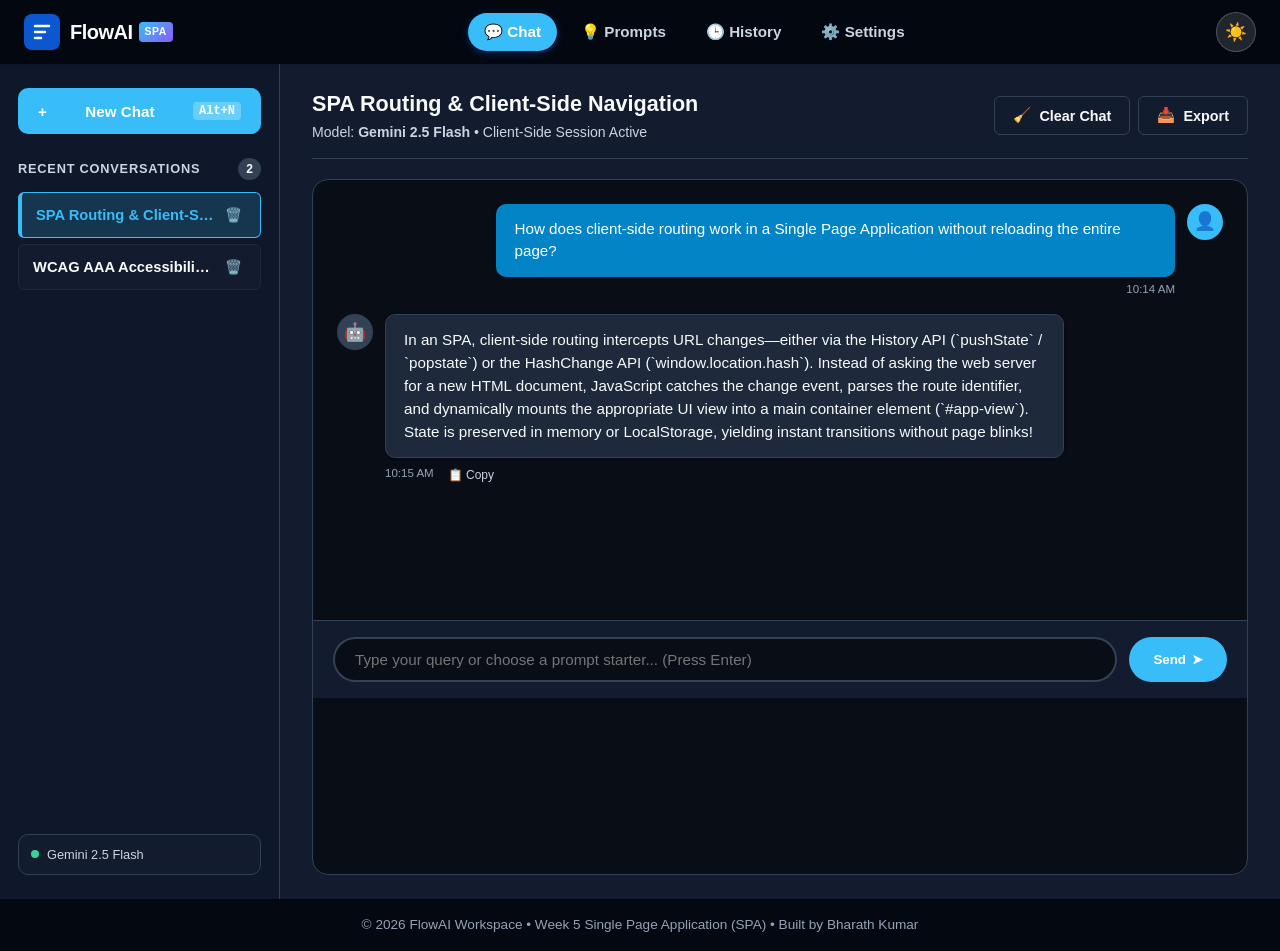
<file: index.html>
<!DOCTYPE html>
<html lang="en">
<head>
    <meta charset="UTF-8">
    <meta name="viewport" content="width=device-width, initial-scale=1.0">
    <meta name="description" content="FlowAI Workspace - Single Page Application (SPA) Simulation. Dynamic client-side routing, state management, and seamless transitions.">
    <title>FlowAI Workspace - Single Page Application (SPA)</title>
    
    <link rel="stylesheet" href="styles.css">
    <script src="app.js" defer></script>
</head>
<body>
    <!-- 1. ACCESSIBILITY: Skip to Main Content Link -->
    <a href="#app-view" class="skip-link">Skip to main content</a>

    <!-- ARIA Live Announcer for Screen Readers -->
    <div id="aria-announcer" class="sr-only" aria-live="polite" aria-atomic="true"></div>

    <!-- 2. TOP NAVBAR (Semantic Header & SPA Navigation Landmark) -->
    <header class="navbar" role="banner">
        <a href="#/chat" class="logo" aria-label="FlowAI Workspace SPA Home">
            <svg class="fluid-logo" width="36" height="36" viewBox="0 0 36 36" fill="none" xmlns="http://www.w3.org/2000/svg" aria-hidden="true" focusable="false">
                <rect width="36" height="36" rx="8" fill="#0B57D0"/>
                <path d="M11 12H25M11 18H21M11 24H17" stroke="white" stroke-width="2.5" stroke-linecap="round"/>
            </svg>
            <div class="logo-meta">
                <span class="logo-title">FlowAI</span>
                <span class="spa-badge">SPA</span>
            </div>
        </a>
        
        <!-- SPA Client-Side Navigation -->
        <nav aria-label="Main SPA Navigation" role="navigation">
            <ul class="nav-links" id="nav-links">
                <li><a href="#/chat" class="nav-link active" data-route="/chat" aria-current="page">💬 Chat</a></li>
                <li><a href="#/prompts" class="nav-link" data-route="/prompts">💡 Prompts</a></li>
                <li><a href="#/history" class="nav-link" data-route="/history">🕒 History</a></li>
                <li><a href="#/settings" class="nav-link" data-route="/settings">⚙️ Settings</a></li>
            </ul>
        </nav>

        <div class="header-actions">
            <!-- Accessible Theme Toggle Button -->
            <button id="theme-toggle-btn" class="icon-btn" title="Toggle Light / Dark Mode" aria-label="Toggle Color Theme">
                <span id="theme-icon" aria-hidden="true">🌙</span>
            </button>
            
            <!-- Mobile Menu Toggle Button -->
            <button id="menu-toggle" class="menu-toggle" aria-expanded="false" aria-controls="nav-links" aria-label="Toggle navigation menu">
                <span class="bar" aria-hidden="true"></span>
                <span class="bar" aria-hidden="true"></span>
                <span class="bar" aria-hidden="true"></span>
            </button>
        </div>
    </header>

    <!-- 3. MAIN APP LAYOUT (CSS Grid) -->
    <div class="app-layout" id="app-layout">
        
        <!-- SIDEBAR (Always available or conditionally toggled by view) -->
        <aside class="sidebar" id="app-sidebar" role="complementary" aria-label="Sidebar Sessions">
            <button id="new-chat-btn" class="new-chat-btn" accesskey="n" aria-label="Start new chat session (Shortcut: Alt+N)">
                <span aria-hidden="true">+</span> New Chat <kbd class="kbd-shortcut" aria-hidden="true">Alt+N</kbd>
            </button>
            
            <section class="sidebar-section" aria-labelledby="sessions-heading">
                <div class="sidebar-section-header">
                    <h2 id="sessions-heading" class="sidebar-title">Recent Conversations</h2>
                    <span id="session-count" class="badge" aria-label="Saved sessions count">0</span>
                </div>
                <!-- Dynamic Session List Rendered by app.js -->
                <ul id="sidebar-sessions" class="session-list" role="list"></ul>
            </section>

            <div class="sidebar-footer">
                <div class="model-badge" role="status">
                    <span class="status-dot" aria-hidden="true"></span>
                    <span id="active-model-display">Gemini 2.5 Flash</span>
                </div>
            </div>
        </aside>

        <!-- 4. SPA DYNAMIC VIEW CONTAINER (Client-Side Router Mount Target) -->
        <main id="app-view" class="spa-view-container" role="main" tabindex="-1">
            <!-- Dynamic view components (Chat, Prompts, History, Settings) mounted here by app.js -->
        </main>

    </div>

    <!-- 5. GLOBAL MODAL CONTAINER -->
    <div id="app-modal-root"></div>

    <!-- 6. TOAST NOTIFICATION CONTAINER (ARIA Live Region) -->
    <div id="toast-container" class="toast-container" role="status" aria-live="polite" aria-atomic="true"></div>

    <!-- 7. FOOTER (Contentinfo Landmark) -->
    <footer class="footer" role="contentinfo">
        <p>&copy; 2026 FlowAI Workspace &bull; Week 5 Single Page Application (SPA) &bull; Built by Bharath Kumar</p>
    </footer>
</body>
</html>
</file>
<file: styles.css>
/* ==========================================================================
   FLOWAI WORKSPACE - WEEK 5 SINGLE PAGE APPLICATION (SPA) STYLES
   Author: Bharath Kumar
   Features:
   - Smooth SPA View Transitions & Animations
   - Unified Theme Tokens (WCAG AAA High-Contrast Light & Dark)
   - Dynamic Layout Adaptation per Route
   - Fully Accessible Keyboard & Reduced Motion Styles
   ========================================================================== */

/* 1. THEME TOKENS */
:root {
    --bg-primary: #f8fafc;
    --bg-surface: #ffffff;
    --bg-sidebar: #f1f5f9;
    --bg-card: #ffffff;
    
    --text-primary: #0f172a;
    --text-secondary: #334155;
    --text-muted: #64748b;
    
    --accent-color: #0b57d0;
    --accent-hover: #084298;
    --accent-light: #e0edff;
    --focus-ring: #0284c7;
    
    --border-color: #cbd5e1;
    --border-subtle: #e2e8f0;
    
    --user-bubble: #0b57d0;
    --user-text: #ffffff;
    --ai-bubble: #f1f5f9;
    
    --header-bg: rgba(15, 23, 42, 0.94);
    --header-text: #ffffff;
    
    --success-color: #047857;
    --success-bg: #d1fae5;
    --danger-color: #b91c1c;
    --danger-bg: #fee2e2;
    
    --radius-sm: 6px;
    --radius-md: 10px;
    --radius-lg: 16px;
    --radius-full: 9999px;
    
    --font-base: 16px;
    --shadow-sm: 0 1px 3px rgba(0,0,0,0.06);
    --shadow-md: 0 4px 6px -1px rgba(0,0,0,0.08);
    --shadow-lg: 0 10px 15px -3px rgba(0,0,0,0.1);
    --transition: 0.22s cubic-bezier(0.16, 1, 0.3, 1);
}

[data-theme="dark"] {
    --bg-primary: #090d16;
    --bg-surface: #131b2e;
    --bg-sidebar: #0f172a;
    --bg-card: #131b2e;
    
    --text-primary: #f8fafc;
    --text-secondary: #cbd5e1;
    --text-muted: #94a3b8;
    
    --accent-color: #38bdf8;
    --accent-hover: #7dd3fc;
    --accent-light: rgba(56, 189, 248, 0.18);
    --focus-ring: #38bdf8;
    
    --border-color: #334155;
    --border-subtle: #1e293b;
    
    --user-bubble: #0284c7;
    --user-text: #ffffff;
    --ai-bubble: #1e293b;
    
    --header-bg: rgba(4, 8, 16, 0.94);
    --header-text: #ffffff;
    
    --success-color: #34d399;
    --success-bg: rgba(52, 211, 153, 0.2);
    --danger-color: #f87171;
    --danger-bg: rgba(248, 113, 113, 0.2);
    
    --shadow-sm: 0 1px 3px rgba(0,0,0,0.3);
    --shadow-md: 0 4px 6px rgba(0,0,0,0.4);
    --shadow-lg: 0 10px 15px rgba(0,0,0,0.5);
}

body[data-font-size="sm"] { --font-base: 14px; }
body[data-font-size="md"] { --font-base: 16px; }
body[data-font-size="lg"] { --font-base: 18px; }

/* 2. BASE & RESET */
* {
    margin: 0;
    padding: 0;
    box-sizing: border-box;
}

html {
    font-size: var(--font-base);
    scroll-behavior: smooth;
}

body {
    font-family: -apple-system, BlinkMacSystemFont, 'Segoe UI', Roboto, Helvetica, Arial, sans-serif;
    color: var(--text-primary);
    background-color: var(--bg-primary);
    display: flex;
    flex-direction: column;
    min-height: 100vh;
    line-height: 1.5;
    transition: background-color 0.25s ease, color 0.25s ease;
}

img, svg {
    max-width: 100%;
    height: auto;
    display: block;
}

/* 3. ACCESSIBILITY UTILITIES */
.skip-link {
    position: absolute;
    top: -100px;
    left: 20px;
    background-color: var(--accent-color);
    color: #ffffff;
    padding: 12px 20px;
    border-radius: var(--radius-sm);
    font-weight: 700;
    text-decoration: none;
    z-index: 10000;
    box-shadow: 0 4px 12px rgba(0, 0, 0, 0.3);
    transition: top 0.2s ease-in-out;
}

.skip-link:focus {
    top: 15px;
    outline: 3px solid #ffffff;
    outline-offset: 2px;
}

.sr-only {
    position: absolute;
    width: 1px;
    height: 1px;
    padding: 0;
    margin: -1px;
    overflow: hidden;
    clip: rect(0, 0, 0, 0);
    white-space: nowrap;
    border: 0;
}

:focus-visible {
    outline: 3px solid var(--focus-ring);
    outline-offset: 3px;
    border-radius: 4px;
}

@media (prefers-reduced-motion: reduce) {
    *, *::before, *::after {
        animation-duration: 0.01ms !important;
        animation-iteration-count: 1 !important;
        transition-duration: 0.01ms !important;
        scroll-behavior: auto !important;
    }
}

/* 4. NAVBAR (Glassmorphic SPA Header) */
.navbar {
    background-color: var(--header-bg);
    backdrop-filter: blur(12px);
    -webkit-backdrop-filter: blur(12px);
    color: var(--header-text);
    padding: 12px 24px;
    display: flex;
    justify-content: space-between;
    align-items: center;
    position: sticky;
    top: 0;
    z-index: 100;
    box-shadow: 0 1px 3px rgba(0,0,0,0.12);
}

.logo {
    display: flex;
    align-items: center;
    gap: 10px;
    font-size: 1.25rem;
    font-weight: 700;
    text-decoration: none;
    color: var(--header-text);
}

.fluid-logo {
    width: 36px;
    height: 36px;
    flex-shrink: 0;
}

.logo-meta {
    display: flex;
    align-items: center;
    gap: 6px;
}

.logo-title {
    font-size: 1.25rem;
    font-weight: 800;
    letter-spacing: -0.5px;
}

.spa-badge {
    background: linear-gradient(135deg, var(--accent-color), #8b5cf6);
    color: #ffffff;
    font-size: 0.65rem;
    font-weight: 800;
    padding: 2px 6px;
    border-radius: 4px;
    letter-spacing: 0.05em;
    text-transform: uppercase;
}

.nav-links {
    list-style: none;
    display: flex;
    gap: 8px;
}

.nav-link {
    color: #cbd5e1;
    text-decoration: none;
    font-size: 0.95rem;
    font-weight: 600;
    padding: 8px 16px;
    border-radius: var(--radius-full);
    transition: var(--transition);
    display: flex;
    align-items: center;
    gap: 6px;
    cursor: pointer;
}

.nav-link:hover {
    color: #ffffff;
    background-color: rgba(255, 255, 255, 0.14);
}

.nav-link.active {
    color: #ffffff;
    background-color: var(--accent-color);
    box-shadow: 0 2px 8px rgba(11, 87, 208, 0.4);
}

.header-actions {
    display: flex;
    align-items: center;
    gap: 10px;
}

.icon-btn {
    background: rgba(255, 255, 255, 0.12);
    border: 1px solid rgba(255, 255, 255, 0.2);
    color: #ffffff;
    width: 40px;
    height: 40px;
    border-radius: var(--radius-full);
    display: flex;
    align-items: center;
    justify-content: center;
    cursor: pointer;
    font-size: 1.1rem;
    transition: var(--transition);
}

.icon-btn:hover {
    background: rgba(255, 255, 255, 0.25);
    transform: scale(1.05);
}

.menu-toggle {
    display: none;
    flex-direction: column;
    justify-content: space-around;
    width: 40px;
    height: 40px;
    background: transparent;
    border: 1px solid rgba(255, 255, 255, 0.2);
    border-radius: var(--radius-sm);
    cursor: pointer;
    padding: 8px;
}

.menu-toggle .bar {
    width: 100%;
    height: 3px;
    background-color: #ffffff;
    border-radius: 2px;
}

/* 5. APP LAYOUT & SPA VIEW CONTAINER */
.app-layout {
    display: grid;
    grid-template-columns: 280px 1fr;
    flex: 1;
    min-height: calc(100vh - 65px);
}

/* Layout when sidebar is hidden in standalone views (Prompts, History, Settings) */
.app-layout.no-sidebar {
    grid-template-columns: 1fr;
}

.app-layout.no-sidebar .sidebar {
    display: none;
}

/* SPA Dynamic View Container with Transition Animation */
.spa-view-container {
    animation: viewFadeIn 0.26s cubic-bezier(0.16, 1, 0.3, 1);
    outline: none;
    display: flex;
    flex-direction: column;
    flex: 1;
    width: 100%;
}

@keyframes viewFadeIn {
    from {
        opacity: 0;
        transform: translateY(6px);
    }
    to {
        opacity: 1;
        transform: translateY(0);
    }
}

/* 6. SIDEBAR */
.sidebar {
    background-color: var(--bg-sidebar);
    padding: 24px 18px;
    border-right: 1px solid var(--border-color);
    display: flex;
    flex-direction: column;
    gap: 24px;
}

.new-chat-btn {
    background-color: var(--accent-color);
    color: #ffffff;
    border: 2px solid transparent;
    padding: 12px 18px;
    border-radius: var(--radius-md);
    cursor: pointer;
    font-size: 0.95rem;
    font-weight: 700;
    display: flex;
    align-items: center;
    justify-content: space-between;
    transition: var(--transition);
}

.new-chat-btn:hover {
    background-color: var(--accent-hover);
    transform: translateY(-1px);
}

.kbd-shortcut {
    background: rgba(255, 255, 255, 0.25);
    padding: 2px 6px;
    border-radius: 4px;
    font-size: 0.75rem;
}

.sidebar-title {
    font-size: 0.8rem;
    text-transform: uppercase;
    letter-spacing: 0.06em;
    font-weight: 700;
    color: var(--text-secondary);
}

.sidebar-section-header {
    display: flex;
    justify-content: space-between;
    align-items: center;
    margin-bottom: 12px;
}

.badge {
    background-color: var(--border-color);
    color: var(--text-primary);
    font-size: 0.75rem;
    font-weight: 700;
    padding: 2px 8px;
    border-radius: var(--radius-full);
}

.session-list {
    list-style: none;
    display: flex;
    flex-direction: column;
    gap: 6px;
    max-height: 420px;
    overflow-y: auto;
}

.session-item {
    display: flex;
    align-items: center;
    justify-content: space-between;
    padding: 10px 14px;
    border-radius: var(--radius-sm);
    cursor: pointer;
    background-color: var(--bg-surface);
    border: 1px solid var(--border-subtle);
    font-size: 0.92rem;
    font-weight: 600;
    color: var(--text-primary);
    transition: var(--transition);
}

.session-item:hover, .session-item:focus {
    border-color: var(--accent-color);
    background-color: var(--accent-light);
}

.session-item.active {
    background-color: var(--accent-light);
    border-color: var(--accent-color);
    color: var(--accent-color);
    border-left: 4px solid var(--accent-color);
}

.session-del-btn {
    background: transparent;
    border: none;
    cursor: pointer;
    padding: 4px;
    font-size: 0.85rem;
    color: var(--text-muted);
}

.session-del-btn:hover, .session-del-btn:focus {
    color: var(--danger-color);
}

.sidebar-footer {
    margin-top: auto;
}

.model-badge {
    display: flex;
    align-items: center;
    gap: 8px;
    padding: 10px 12px;
    background-color: var(--bg-surface);
    border: 1px solid var(--border-color);
    border-radius: var(--radius-md);
    font-size: 0.8rem;
    color: var(--text-secondary);
}

.status-dot {
    width: 8px;
    height: 8px;
    background-color: var(--success-color);
    border-radius: 50%;
}

/* 7. CHAT VIEW COMPONENT */
.chat-workspace {
    padding: 24px 32px;
    background-color: var(--bg-surface);
    display: flex;
    flex-direction: column;
    gap: 20px;
    flex: 1;
}

.workspace-header {
    display: flex;
    justify-content: space-between;
    align-items: center;
    border-bottom: 1px solid var(--border-color);
    padding-bottom: 14px;
}

.workspace-title-box h2 {
    font-size: 1.35rem;
    font-weight: 800;
}

.workspace-title-box p {
    font-size: 0.88rem;
    color: var(--text-secondary);
    margin-top: 2px;
}

.starter-prompts {
    display: grid;
    grid-template-columns: repeat(4, 1fr);
    gap: 16px;
}

.starter-card {
    background: var(--bg-primary);
    border: 1px solid var(--border-color);
    border-radius: var(--radius-md);
    padding: 16px;
    cursor: pointer;
    display: flex;
    flex-direction: column;
    gap: 6px;
    text-align: left;
    color: inherit;
    font: inherit;
    transition: var(--transition);
}

.starter-card:hover, .starter-card:focus {
    border-color: var(--accent-color);
    transform: translateY(-2px);
    background-color: var(--bg-surface);
    box-shadow: var(--shadow-sm);
}

.card-icon-box {
    font-size: 1.4rem;
}

.card-body h3 {
    font-size: 0.95rem;
    font-weight: 700;
    margin-bottom: 2px;
}

.card-body p {
    font-size: 0.8rem;
    color: var(--text-secondary);
    line-height: 1.4;
    margin-bottom: 6px;
}

.tag {
    font-size: 0.7rem;
    font-weight: 700;
    color: var(--accent-color);
    background: var(--accent-light);
    padding: 2px 8px;
    border-radius: 4px;
    display: inline-block;
}

.chat-container {
    background-color: var(--bg-primary);
    border: 1px solid var(--border-color);
    border-radius: var(--radius-lg);
    display: flex;
    flex-direction: column;
    flex: 1;
    min-height: 380px;
    overflow: hidden;
}

.chat-thread {
    flex: 1;
    overflow-y: auto;
    padding: 24px;
    display: flex;
    flex-direction: column;
    gap: 16px;
    max-height: 440px;
}

.message {
    display: flex;
    gap: 12px;
    max-width: 82%;
    animation: msgFadeIn 0.25s ease;
}

@keyframes msgFadeIn {
    from { opacity: 0; transform: translateY(6px); }
    to { opacity: 1; transform: translateY(0); }
}

.avatar {
    width: 36px;
    height: 36px;
    border-radius: 50%;
    display: flex;
    align-items: center;
    justify-content: center;
    font-size: 1.1rem;
    background-color: var(--border-color);
    flex-shrink: 0;
}

.user-message {
    align-self: flex-end;
    flex-direction: row-reverse;
}

.user-message .avatar {
    background-color: var(--accent-color);
    color: #ffffff;
}

.bubble {
    padding: 14px 18px;
    border-radius: var(--radius-md);
    font-size: 0.95rem;
    line-height: 1.5;
    word-break: break-word;
    white-space: pre-wrap;
    box-shadow: var(--shadow-sm);
}

.ai-message .bubble {
    background-color: var(--ai-bubble);
    color: var(--text-primary);
    border: 1px solid var(--border-color);
}

.user-message .bubble {
    background-color: var(--user-bubble);
    color: var(--user-text);
}

.msg-action-btn {
    background: transparent;
    border: none;
    color: var(--text-secondary);
    font-size: 0.75rem;
    cursor: pointer;
    padding: 2px 6px;
    border-radius: 4px;
    margin-top: 4px;
    align-self: flex-start;
}

.msg-action-btn:hover, .msg-action-btn:focus {
    color: var(--accent-color);
}

.typing-indicator {
    display: flex;
    align-items: center;
    gap: 5px;
    padding: 12px 18px;
    background-color: var(--ai-bubble);
    border-radius: var(--radius-md);
    width: fit-content;
    border: 1px solid var(--border-color);
}

.typing-indicator span {
    width: 7px;
    height: 7px;
    background-color: var(--text-secondary);
    border-radius: 50%;
    animation: bounce 1.2s infinite ease-in-out;
}

.typing-indicator span:nth-child(2) { animation-delay: 0.2s; }
.typing-indicator span:nth-child(3) { animation-delay: 0.4s; }

@keyframes bounce {
    0%, 80%, 100% { transform: translateY(0); opacity: 0.4; }
    40% { transform: translateY(-6px); opacity: 1; }
}

.chat-input-bar {
    display: flex;
    gap: 12px;
    padding: 16px 20px;
    background-color: var(--bg-surface);
    border-top: 1px solid var(--border-color);
}

.chat-input-bar input {
    flex: 1;
    padding: 12px 20px;
    border: 2px solid var(--border-color);
    background-color: var(--bg-primary);
    color: var(--text-primary);
    border-radius: var(--radius-full);
    font-size: 0.95rem;
    outline: none;
    transition: var(--transition);
}

.chat-input-bar input:focus {
    border-color: var(--accent-color);
    box-shadow: 0 0 0 3px var(--accent-light);
}

.send-btn {
    background-color: var(--accent-color);
    color: #ffffff;
    border: none;
    padding: 12px 24px;
    border-radius: var(--radius-full);
    font-weight: 700;
    cursor: pointer;
    display: flex;
    align-items: center;
    gap: 6px;
    transition: var(--transition);
}

.send-btn:hover:not(:disabled) {
    background-color: var(--accent-hover);
}

.send-btn:disabled {
    background-color: var(--border-color);
    color: var(--text-muted);
    cursor: not-allowed;
    opacity: 0.7;
}

/* 8. PROMPTS, HISTORY & SETTINGS COMMON VIEWS */
.page-container {
    max-width: 1200px;
    margin: 0 auto;
    padding: 32px 24px;
    width: 100%;
}

.page-header {
    display: flex;
    justify-content: space-between;
    align-items: center;
    margin-bottom: 28px;
    flex-wrap: wrap;
    gap: 16px;
}

.page-header h1 {
    font-size: 1.75rem;
    font-weight: 800;
    letter-spacing: -0.5px;
}

.page-header p {
    color: var(--text-secondary);
    font-size: 0.95rem;
    margin-top: 4px;
}

.btn {
    display: inline-flex;
    align-items: center;
    justify-content: center;
    gap: 8px;
    padding: 10px 18px;
    border-radius: var(--radius-sm);
    font-size: 0.9rem;
    font-weight: 700;
    cursor: pointer;
    transition: var(--transition);
    border: 1px solid transparent;
    text-decoration: none;
}

.btn-primary {
    background-color: var(--accent-color);
    color: #ffffff;
}

.btn-primary:hover, .btn-primary:focus {
    background-color: var(--accent-hover);
}

.btn-secondary {
    background-color: transparent;
    border-color: var(--border-color);
    color: var(--text-primary);
}

.btn-secondary:hover, .btn-secondary:focus {
    background-color: var(--bg-sidebar);
    border-color: var(--text-secondary);
}

.btn-danger {
    background-color: var(--danger-color);
    color: #ffffff;
}

.btn-danger:hover, .btn-danger:focus {
    background-color: #991b1b;
}

.search-filter-bar {
    display: flex;
    flex-direction: column;
    gap: 16px;
    margin-bottom: 24px;
}

.search-box {
    position: relative;
    width: 100%;
}

.search-box input {
    width: 100%;
    padding: 14px 20px 14px 44px;
    border: 2px solid var(--border-color);
    background-color: var(--bg-surface);
    color: var(--text-primary);
    border-radius: var(--radius-md);
    font-size: 1rem;
    outline: none;
    transition: var(--transition);
}

.search-box input:focus {
    border-color: var(--accent-color);
    box-shadow: 0 0 0 3px var(--accent-light);
}

.search-icon {
    position: absolute;
    left: 16px;
    top: 50%;
    transform: translateY(-50%);
    color: var(--text-secondary);
}

.category-pills {
    display: flex;
    gap: 8px;
    flex-wrap: wrap;
}

.pill-btn {
    background-color: var(--bg-surface);
    border: 1px solid var(--border-color);
    color: var(--text-secondary);
    padding: 8px 16px;
    border-radius: var(--radius-full);
    cursor: pointer;
    font-size: 0.88rem;
    font-weight: 600;
    transition: var(--transition);
}

.pill-btn:hover, .pill-btn:focus {
    border-color: var(--accent-color);
    color: var(--text-primary);
}

.pill-btn.active {
    background-color: var(--accent-color);
    color: #ffffff;
    border-color: var(--accent-color);
}

.prompts-grid {
    display: grid;
    grid-template-columns: repeat(auto-fill, minmax(320px, 1fr));
    gap: 20px;
}

.prompt-card {
    background: var(--bg-surface);
    border: 1px solid var(--border-color);
    border-radius: var(--radius-md);
    padding: 20px;
    display: flex;
    flex-direction: column;
    gap: 12px;
    transition: var(--transition);
}

.prompt-card:hover, .prompt-card:focus-within {
    border-color: var(--accent-color);
    transform: translateY(-2px);
    box-shadow: var(--shadow-sm);
}

.prompt-card-header {
    display: flex;
    justify-content: space-between;
    align-items: flex-start;
}

.prompt-card-title {
    font-size: 1.1rem;
    font-weight: 700;
}

.prompt-card-desc {
    color: var(--text-secondary);
    font-size: 0.9rem;
    line-height: 1.5;
    flex: 1;
}

.prompt-snippet {
    background-color: var(--bg-primary);
    padding: 10px 14px;
    border-radius: var(--radius-sm);
    font-size: 0.85rem;
    color: var(--text-secondary);
    font-family: monospace;
    border: 1px dashed var(--border-color);
    white-space: pre-wrap;
    max-height: 90px;
    overflow: hidden;
}

.prompt-card-footer {
    display: flex;
    justify-content: space-between;
    align-items: center;
    border-top: 1px solid var(--border-subtle);
    padding-top: 14px;
    margin-top: auto;
}

/* History View */
.history-stats {
    display: grid;
    grid-template-columns: repeat(3, 1fr);
    gap: 16px;
    margin-bottom: 24px;
}

.stat-card {
    background-color: var(--bg-surface);
    border: 1px solid var(--border-color);
    border-radius: var(--radius-md);
    padding: 18px 24px;
    display: flex;
    flex-direction: column;
    gap: 4px;
}

.stat-value {
    font-size: 1.8rem;
    font-weight: 800;
    color: var(--accent-color);
}

.stat-label {
    font-size: 0.85rem;
    color: var(--text-secondary);
    font-weight: 600;
}

.history-list {
    display: flex;
    flex-direction: column;
    gap: 12px;
}

.history-item {
    background-color: var(--bg-surface);
    border: 1px solid var(--border-color);
    border-radius: var(--radius-md);
    padding: 18px 24px;
    display: flex;
    justify-content: space-between;
    align-items: center;
    gap: 16px;
    transition: var(--transition);
}

.history-item:hover, .history-item:focus-within {
    border-color: var(--accent-color);
    box-shadow: var(--shadow-sm);
}

.history-item-info {
    display: flex;
    flex-direction: column;
    gap: 4px;
    flex: 1;
}

.history-item-title {
    font-size: 1.05rem;
    font-weight: 700;
}

.history-item-meta {
    font-size: 0.82rem;
    color: var(--text-secondary);
    display: flex;
    gap: 14px;
}

.history-actions {
    display: flex;
    gap: 8px;
}

/* Settings View */
.settings-grid {
    display: grid;
    grid-template-columns: repeat(auto-fill, minmax(480px, 1fr));
    gap: 24px;
}

.settings-card {
    background-color: var(--bg-surface);
    border: 1px solid var(--border-color);
    border-radius: var(--radius-md);
    padding: 24px;
    display: flex;
    flex-direction: column;
    gap: 20px;
}

.settings-card-title {
    font-size: 1.15rem;
    font-weight: 700;
    border-bottom: 1px solid var(--border-color);
    padding-bottom: 12px;
}

.form-group {
    display: flex;
    flex-direction: column;
    gap: 8px;
}

.form-label {
    font-size: 0.9rem;
    font-weight: 700;
    color: var(--text-primary);
}

.form-desc {
    font-size: 0.82rem;
    color: var(--text-secondary);
}

.form-control {
    width: 100%;
    padding: 12px 14px;
    border: 2px solid var(--border-color);
    background-color: var(--bg-primary);
    color: var(--text-primary);
    border-radius: var(--radius-sm);
    font-size: 0.92rem;
    outline: none;
    transition: var(--transition);
}

.form-control:focus {
    border-color: var(--accent-color);
    box-shadow: 0 0 0 3px var(--accent-light);
}

.range-slider-wrapper {
    display: flex;
    align-items: center;
    gap: 16px;
}

.range-slider-wrapper input[type="range"] {
    flex: 1;
    accent-color: var(--accent-color);
    height: 6px;
    cursor: pointer;
}

.slider-val-badge {
    font-weight: 800;
    font-size: 1rem;
    color: var(--accent-color);
    width: 40px;
    text-align: right;
}

.password-input-wrapper {
    position: relative;
    display: flex;
    align-items: center;
}

.password-input-wrapper input {
    padding-right: 44px;
}

.eye-toggle-btn {
    position: absolute;
    right: 10px;
    background: transparent;
    border: none;
    cursor: pointer;
    font-size: 1.1rem;
    padding: 6px;
}

/* Modals */
.modal-overlay {
    position: fixed;
    top: 0;
    left: 0;
    width: 100%;
    height: 100%;
    background-color: rgba(0, 0, 0, 0.6);
    display: flex;
    align-items: center;
    justify-content: center;
    z-index: 999;
    opacity: 0;
    visibility: hidden;
    transition: var(--transition);
    backdrop-filter: blur(4px);
}

.modal-overlay.open {
    opacity: 1;
    visibility: visible;
}

.modal-card {
    background-color: var(--bg-surface);
    border: 2px solid var(--border-color);
    border-radius: var(--radius-lg);
    width: 90%;
    max-width: 520px;
    padding: 28px;
    display: flex;
    flex-direction: column;
    gap: 20px;
    box-shadow: var(--shadow-lg);
}

.modal-header {
    display: flex;
    justify-content: space-between;
    align-items: center;
}

.modal-close-btn {
    background: transparent;
    border: none;
    font-size: 1.4rem;
    cursor: pointer;
    color: var(--text-secondary);
}

.modal-footer {
    display: flex;
    justify-content: flex-end;
    gap: 12px;
    border-top: 1px solid var(--border-color);
    padding-top: 16px;
}

/* Toasts */
.toast-container {
    position: fixed;
    bottom: 24px;
    right: 24px;
    display: flex;
    flex-direction: column;
    gap: 10px;
    z-index: 1000;
}

.toast {
    background-color: var(--header-bg);
    color: #ffffff;
    padding: 12px 20px;
    border-radius: var(--radius-md);
    font-size: 0.9rem;
    font-weight: 600;
    border-left: 4px solid var(--accent-color);
    box-shadow: 0 4px 12px rgba(0,0,0,0.25);
    animation: toastSlide 0.25s ease-out;
}

@keyframes toastSlide {
    from { transform: translateY(20px); opacity: 0; }
    to { transform: translateY(0); opacity: 1; }
}

/* Footer */
.footer {
    text-align: center;
    padding: 16px 24px;
    background-color: var(--header-bg);
    color: #94a3b8;
    font-size: 0.85rem;
    margin-top: auto;
}

/* Responsive */
@media (max-width: 1024px) {
    .app-layout {
        grid-template-columns: 240px 1fr;
    }
    .starter-prompts {
        grid-template-columns: repeat(2, 1fr);
    }
    .settings-grid {
        grid-template-columns: 1fr;
    }
}

@media (max-width: 768px) {
    .navbar {
        flex-wrap: wrap;
    }
    .menu-toggle {
        display: flex;
    }
    .navbar nav {
        width: 100%;
        order: 3;
    }
    .nav-links {
        display: none;
        width: 100%;
        flex-direction: column;
        margin-top: 12px;
        padding-top: 10px;
        border-top: 1px solid rgba(255, 255, 255, 0.15);
    }
    .nav-links.open {
        display: flex;
    }
    .app-layout {
        grid-template-columns: 1fr;
    }
    .sidebar {
        border-right: none;
        border-bottom: 1px solid var(--border-color);
        padding: 16px;
    }
    .chat-workspace {
        padding: 16px;
    }
    .starter-prompts {
        grid-template-columns: 1fr;
    }
    .message {
        max-width: 95%;
    }
    .history-stats {
        grid-template-columns: 1fr;
    }
    .history-item {
        flex-direction: column;
        align-items: flex-start;
    }
}
</file>
